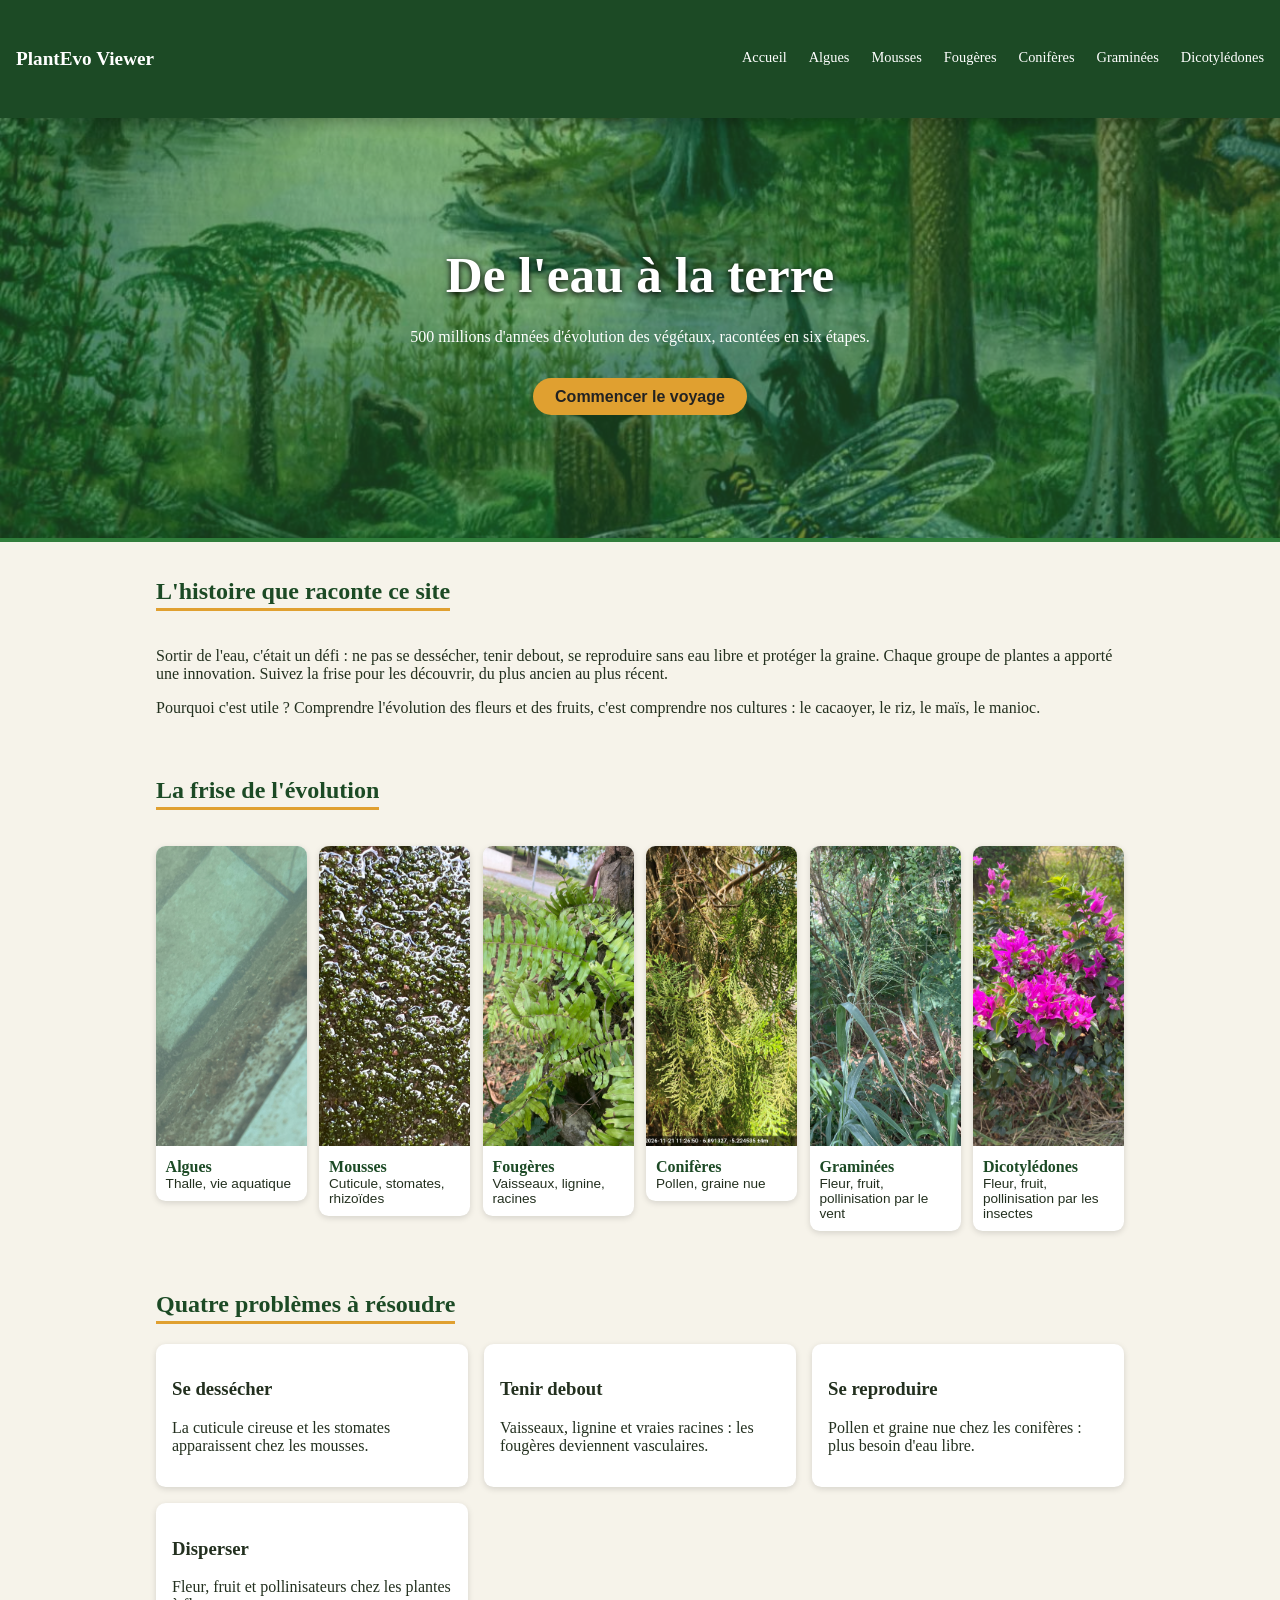
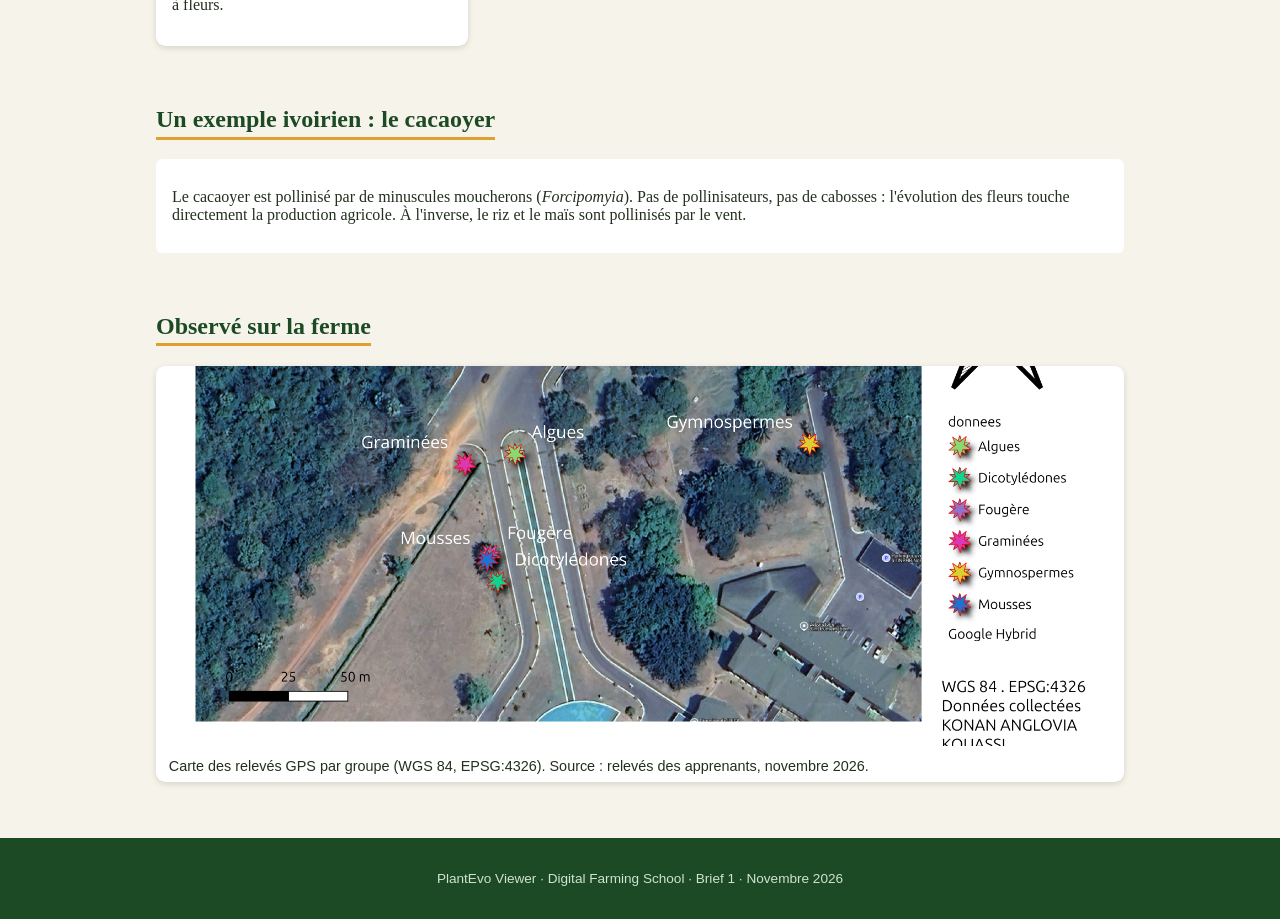
<file: index.html>
<!DOCTYPE html>
<html>
<head>
	<meta charset="utf-8">
	<meta name="viewport" content="width=device-width, initial-scale=1">
	<link rel="stylesheet" type="text/css" href="./css/style.css">
	<title></title>
</head>
<body>
	<!-- En-tête -->
  <header class="header">
    <a href="index.html" class="logo">PlantEvo Viewer</a>
    <nav class="nav">
      <a href="index.html">Accueil</a>
      <a href="algues.html">Algues</a>
      <a href="mousses.html">Mousses</a>
      <a href="fourgeres.html">Fougères</a>
      <a href="coniferes.html">Conifères</a>
      <a href="graminees.html">Graminées</a>
      <a href="dicotyledones.html">Dicotylédones</a>
    </nav>
  </header>

  <!-- Bandeau d'accueil -->
  <div class="hero">
    <img src="./images/img1.jpg" alt="Végétation" width="1200" height="800">
    <div class="texte">
      <h1>De l'eau à la terre</h1>
      <p>500 millions d'années d'évolution des végétaux, racontées en six étapes.</p>
      <a class="bouton" href="#evolution">Commencer le voyage</a>
    </div>
  </div>

  <main>
  	 <!--Section histoire  -->
    <section>
      <h2>L'histoire que raconte ce site</h2>
      <p>Sortir de l'eau, c'était un défi : ne pas se dessécher, tenir debout, se reproduire sans eau libre et protéger
        la graine.
        Chaque groupe de plantes a apporté une innovation. Suivez la frise pour les découvrir, du plus ancien au plus
        récent.</p>
      <p>Pourquoi c'est utile ? Comprendre l'évolution des fleurs et des fruits, c'est comprendre nos cultures : le
        cacaoyer, le riz, le maïs, le manioc.</p>
    </section>
    <!--section evolution -->
    <section id="evolution">
      <h2>La frise de l'évolution</h2>
      <ol class="evolution">
        <li><a href="algues.html">
            <img src="./images/img2.jpg" alt="Algues" width="400" height="300">
            <strong>Algues</strong><span>Thalle, vie aquatique</span></a></li>
        <li><a href="mousses.html">
            <img src="./images/img5.jpg" alt="Mousse" width="400" height="300">
            <strong>Mousses</strong><span>Cuticule, stomates, rhizoïdes</span></a></li>
        <li><a href="fougeres.html">
            <img src="./images/img10.jpg" alt="Fougère" width="400" height="300">
            <strong>Fougères</strong><span>Vaisseaux, lignine, racines</span></a></li>
        <li><a href="coniferes.html">
            <img src="./images/img4.jpg" alt="conifère" width="400" height="300">
            <strong>Conifères</strong><span>Pollen, graine nue</span></a></li>
        <li><a href="graminees.html">
            <img src="./images/img13.jpg" alt="Graminées" width="400" height="300">
            <strong>Graminées</strong><span>Fleur, fruit, pollinisation par le vent</span></a></li>
        <li><a href="dicotyledones.html">
            <img src="./images/img8.jpg" alt="Dicotylédones" width="400" height="300">
            <strong>Dicotylédones</strong><span>Fleur, fruit, pollinisation par les insectes</span></a></li>
      </ol>
    </section>

    <!--section probleme a resoudre-->
    <section>
      <h2>Quatre problèmes à résoudre</h2>
      <div class="cartes">
        <div class="carte">
          <h3>Se dessécher</h3>
          <p>La cuticule cireuse et les stomates apparaissent chez les mousses.</p>
        </div>
        <div class="carte">
          <h3>Tenir debout</h3>
          <p>Vaisseaux, lignine et vraies racines : les fougères deviennent vasculaires.</p>
        </div>
        <div class="carte">
          <h3>Se reproduire</h3>
          <p>Pollen et graine nue chez les conifères : plus besoin d'eau libre.</p>
        </div>
        <div class="carte">
          <h3>Disperser</h3>
          <p>Fleur, fruit et pollinisateurs chez les plantes à fleurs.</p>
        </div>
      </div>
    </section>

    <!-- section exemple -->
    <section >
      <h2>Un exemple ivoirien : le cacaoyer</h2>
      <div class="exemple">
        <p>Le cacaoyer est pollinisé par de minuscules moucherons (<em>Forcipomyia</em>). Pas de pollinisateurs, pas de
          cabosses : l'évolution des fleurs touche directement la production agricole.
          À l'inverse, le riz et le maïs sont pollinisés par le vent.</p>
      </div>
    </section>
    <!-- Carte SIG des observations -->
    <section>
      <h2>Observé sur la ferme</h2>
      <figure>
        <img src="images/TOUT.png" alt="Carte des végétaux relevés au GPS sur la ferme-école" width="1200"
          height="800">
        <figcaption>Carte des relevés GPS par groupe (WGS 84, EPSG:4326). Source : relevés des apprenants, novembre
          2026.</figcaption>
      </figure>
    </section>
  </main>

  <footer>
    <p>PlantEvo Viewer · Digital Farming School · Brief 1 · Novembre 2026</p>
  </footer>
  
</body>
</html>
</file>
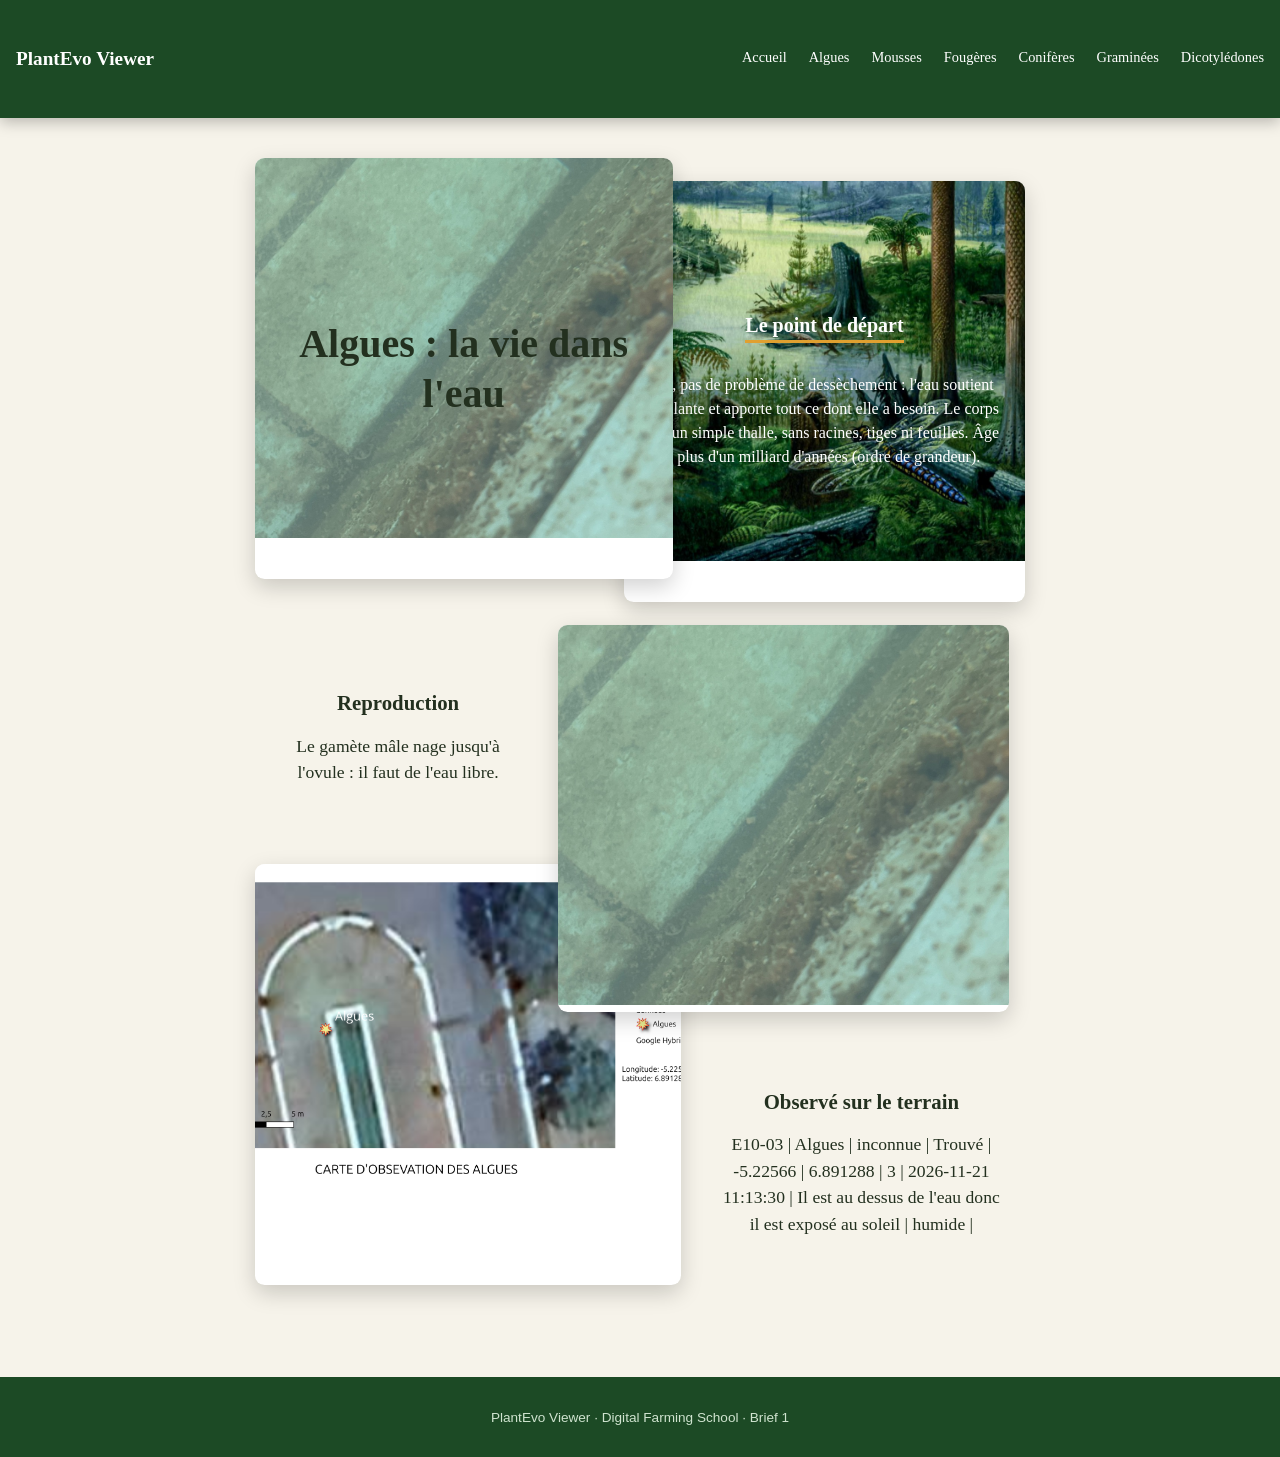
<file: algues.html>
<!DOCTYPE html>
<html>
<head>
	<meta charset="utf-8">
	<meta name="viewport" content="width=device-width, initial-scale=1">
	<title></title>
	<link rel="stylesheet" type="text/css" href="./css/style.css">
	<link rel="stylesheet" type="text/css" href="./css/groupes.css">
</head>
<body>
	<!-- En-tête -->
  <header class="header">
    <a href="index.html" class="logo">PlantEvo Viewer</a>
    <nav class="nav">
      <a href="index.html">Accueil</a>
      <a href="algues.html">Algues</a>
      <a href="mousses.html">Mousses</a>
      <a href="fourgeres.html">Fougères</a>
      <a href="coniferes.html">Conifères</a>
      <a href="graminees.html">Graminées</a>
      <a href="dicotyledones.html">Dicotylédones</a>
    </nav>
  </header>
  <main class="page">
  	<div class="scene">
  		<figure class="cadre cadrealgueparagraphe">
        <img class="photo"src="./images/img1.jpg"alt="Le point de départ">
        <div class="bloctexte">
          <h2 class="soustitre" style="color: white;">Le point de départ</h2>
          <p class="paragraphe" style="color:white;">
            Ici, pas de problème de dessèchement : l'eau soutient la plante et
            apporte tout ce dont elle a besoin. Le corps est un simple thalle,
            sans racines, tiges ni feuilles. Âge : plus d'un milliard d'années
            (ordre de grandeur).
          </p>
        </div>
      </figure>

      <figure class="cadre cadrealgue">
        <img class="photo"src="images/img2.jpg"alt="Algues : la vie dans l'eau">
        <div class="bloctexte">
          <h1 class="titreprincipal">Algues : la vie dans l'eau</h1>
        </div>
      </figure>

      <div class="textelibre textereproduction ">
        <h3 class="titrelibre">Reproduction</h3>
        <p class="paragraphelibre">Le gamète mâle nage jusqu'à l'ovule : il faut de l'eau libre.</p>
      </div>

      <figure class="cadre cadrereproduction">
        <img class="photo"src="images/img2.jpg"alt="Observé sur le terrain">
      </figure>

      <figure class="cadre cadreobservation">
        <img class="photo"src="images/ALGUE.png"alt="Reproduction des algues" style="width: 100%">
      </figure>

      <div class="textelibre texteterrain apparition apparitiondecalee">
        <h3 class="titrelibre">Observé sur le terrain</h3>
        <p class="paragraphelibre">E10-03 | Algues | inconnue | Trouvé | -5.22566 | 6.891288 | 3 | 2026-11-21 11:13:30 | Il est au dessus de l'eau donc il est exposé au soleil | humide |
</p>
      </div>


  	</div>
  </main>
  <footer><p>PlantEvo Viewer · Digital Farming School · Brief 1</p></footer>
</body>
</html>
</file>
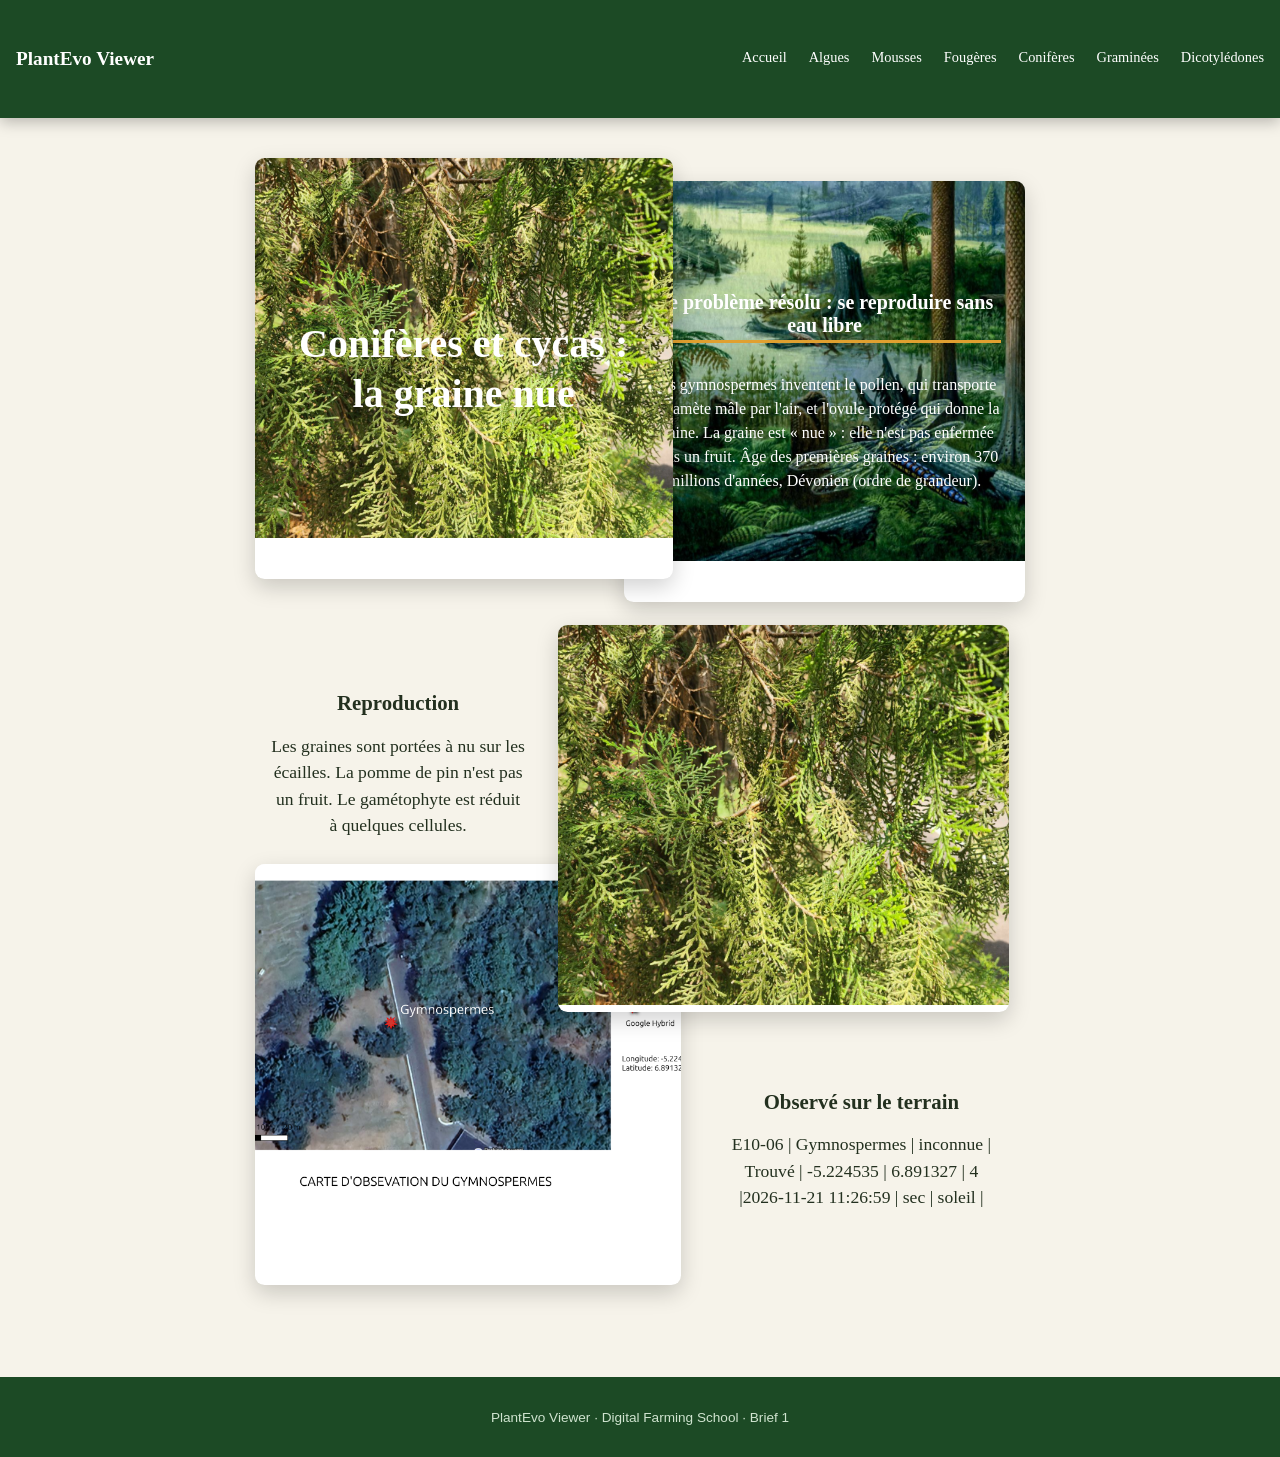
<file: coniferes.html>
<!DOCTYPE html>
<html>
<head>
	<meta charset="utf-8">
	<meta name="viewport" content="width=device-width, initial-scale=1">
	<title></title>
	<link rel="stylesheet" type="text/css" href="./css/style.css">
	<link rel="stylesheet" type="text/css" href="./css/groupes.css">
</head>
<body>
	<!-- En-tête -->
  <header class="header">
    <a href="index.html" class="logo">PlantEvo Viewer</a>
    <nav class="nav">
      <a href="index.html">Accueil</a>
      <a href="algues.html">Algues</a>
      <a href="mousses.html">Mousses</a>
      <a href="fourgeres.html">Fougères</a>
      <a href="coniferes.html">Conifères</a>
      <a href="graminees.html">Graminées</a>
      <a href="dicotyledones.html">Dicotylédones</a>
    </nav>
  </header>
  <main class="page">
  	<div class="scene">
  		<figure class="cadre cadrealgueparagraphe">
        <img class="photo"src="./images/img1.jpg"alt="Le point de départ">
        <div class="bloctexte">
          <h2 class="soustitre" style="color: white;">Le problème résolu : se reproduire sans eau libre</h2>
          <p class="paragraphe" style="color: white; font-family: 1.2rem;">
            Les gymnospermes inventent le pollen, qui transporte le gamète mâle par l'air,
            et l'ovule protégé qui donne la graine. La graine est « nue » : 
            elle n'est pas enfermée dans un fruit. Âge des premières graines : 
            environ 370 millions d'années, Dévonien (ordre de grandeur).
          </p>
        </div>
      </figure>

      <figure class="cadre cadrealgue">
        <img class="photo"src="images/img4.jpg"alt="Algues : la vie dans l'eau">
        <div class="bloctexte">
          <h1 class="titreprincipal"style="color: white;">Conifères et cycas : la graine nue</h1>
        </div>
      </figure>

      <div class="textelibre textereproduction ">
        <h3 class="titrelibre">Reproduction</h3>
        <p class="paragraphelibre">Les graines sont portées à nu sur les écailles. La pomme de pin n'est pas un fruit. Le gamétophyte est réduit à quelques cellules.</p>
      </div>

      <figure class="cadre cadrereproduction">
        <img class="photo"src="images/img4.jpg"alt="Observé sur le terrain">
      </figure>

      <figure class="cadre cadreobservation">
        <img class="photo"src="images/GYMNO.png"alt="Reproduction des algues">
      </figure>

      <div class="textelibre texteterrain apparition apparitiondecalee">
        <h3 class="titrelibre">Observé sur le terrain</h3>
        <p class="paragraphelibre">E10-06 | Gymnospermes | inconnue | Trouvé | -5.224535 | 6.891327 | 4 |2026-11-21 11:26:59 | sec |  soleil |
</p>
      </div>


  	</div>
  </main>
  <footer><p>PlantEvo Viewer · Digital Farming School · Brief 1</p></footer>
</body>
</html>
</file>
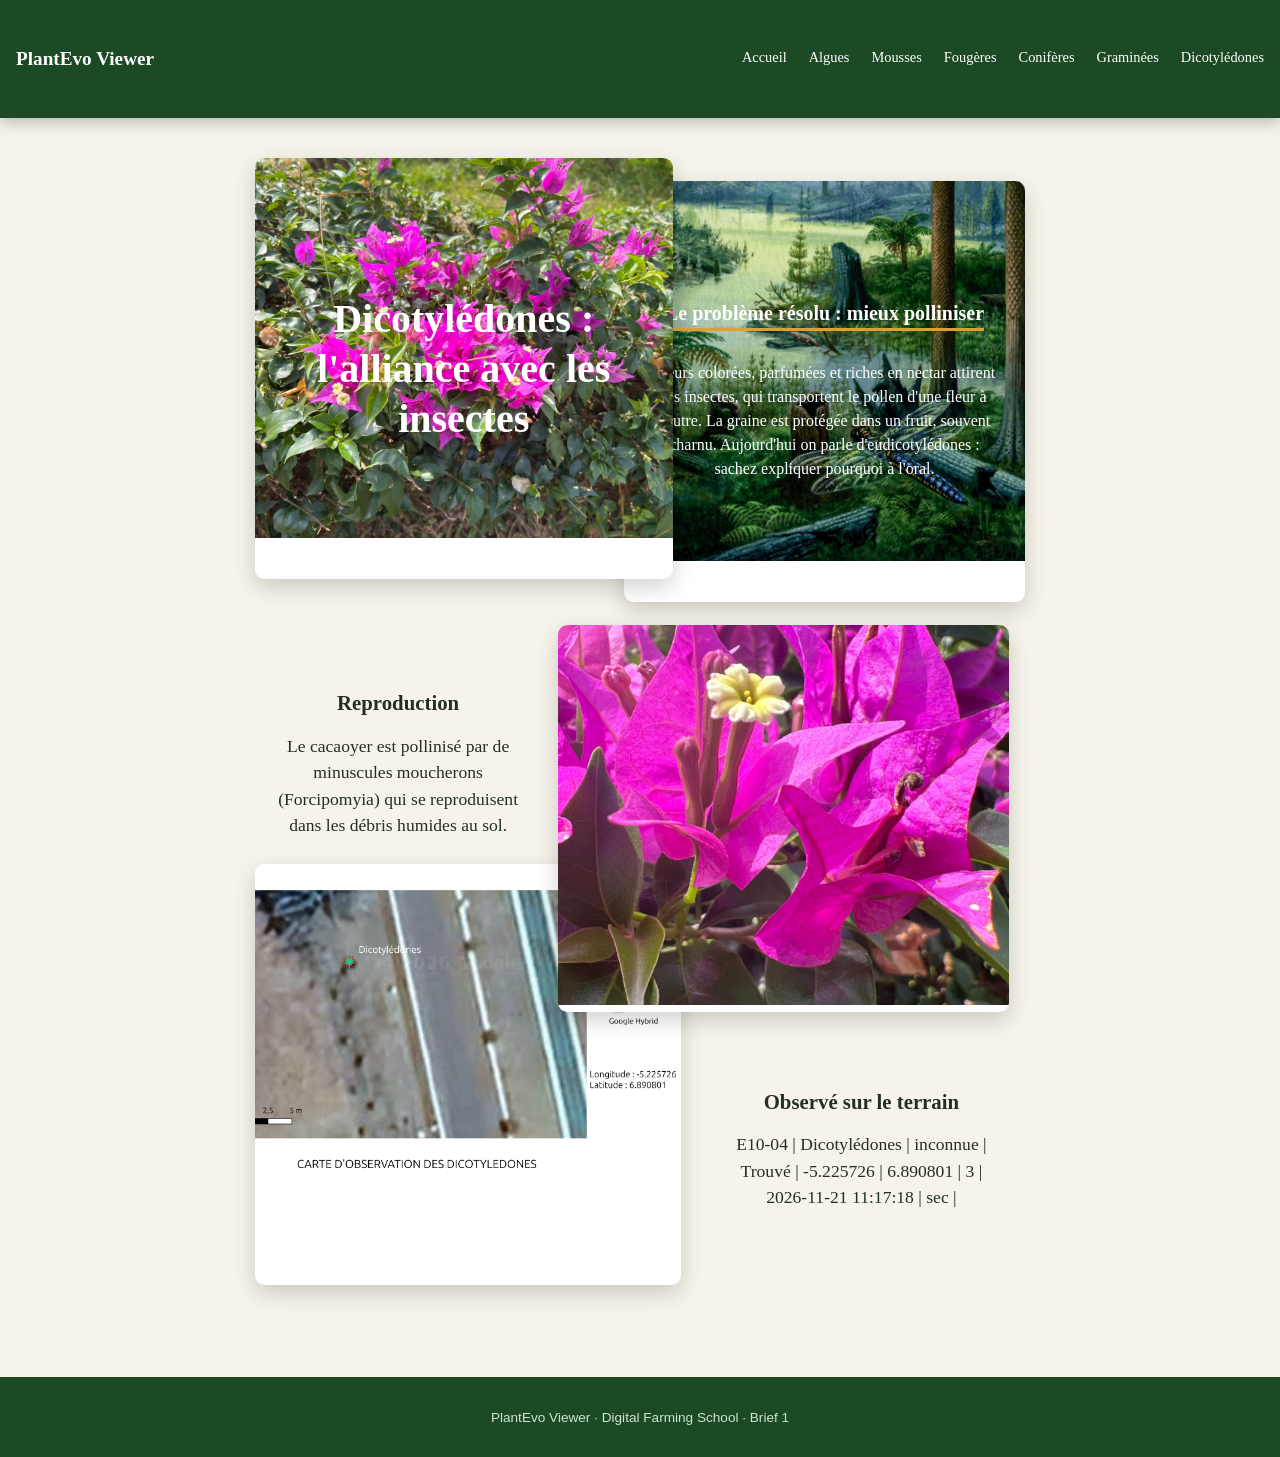
<file: dicotyledones.html>
<!DOCTYPE html>
<html>
<head>
	<meta charset="utf-8">
	<meta name="viewport" content="width=device-width, initial-scale=1">
	<title></title>
	<link rel="stylesheet" type="text/css" href="./css/style.css">
	<link rel="stylesheet" type="text/css" href="./css/groupes.css">
</head>
<body>
	<!-- En-tête -->
  <header class="header">
    <a href="index.html" class="logo">PlantEvo Viewer</a>
    <nav class="nav">
      <a href="index.html">Accueil</a>
      <a href="algues.html">Algues</a>
      <a href="mousses.html">Mousses</a>
      <a href="fourgeres.html">Fougères</a>
      <a href="coniferes.html">Conifères</a>
      <a href="graminees.html">Graminées</a>
      <a href="dicotyledones.html">Dicotylédones</a>
    </nav>
  </header>
  <main class="page">
  	<div class="scene">
  		<figure class="cadre cadrealgueparagraphe">
        <img class="photo"src="./images/img1.jpg"alt="Le point de départ">
        <div class="bloctexte">
          <h2 class="soustitre" style="color: white;">Le problème résolu : mieux polliniser</h2>
          <p class="paragraphe" style="color: white;">
            Fleurs colorées, parfumées et riches en nectar attirent les insectes, qui 
            transportent le pollen d'une fleur à l'autre. La graine est protégée dans un fruit, souvent charnu. 
            Aujourd'hui on parle d'eudicotylédones : sachez expliquer pourquoi à l'oral.
          </p>
        </div>
      </figure>

      <figure class="cadre cadrealgue">
        <img class="photo"src="images/img8.jpg"alt="Algues : la vie dans l'eau">
        <div class="bloctexte">
          <h1 class="titreprincipal" style="color: white;">Dicotylédones : l'alliance avec les insectes</h1>
        </div>
      </figure>

      <div class="textelibre textereproduction ">
        <h3 class="titrelibre">Reproduction</h3>
        <p class="paragraphelibre">Le cacaoyer est pollinisé par de minuscules moucherons (Forcipomyia) qui se reproduisent dans les débris humides au sol.</p>
      </div>

      <figure class="cadre cadrereproduction">
        <img class="photo"src="images/img7.jpg"alt="Observé sur le terrain">
      </figure>

      <figure class="cadre cadreobservation">
        <img class="photo"src="images/DICO.png"alt="Reproduction des algues">
      </figure>

      <div class="textelibre texteterrain apparition apparitiondecalee">
        <h3 class="titrelibre">Observé sur le terrain</h3>
        <p class="paragraphelibre">E10-04 | Dicotylédones | inconnue | Trouvé | -5.225726 | 6.890801 | 3 | 2026-11-21 11:17:18 | sec |
</p>
      </div>


  	</div>
  </main>
  <footer><p>PlantEvo Viewer · Digital Farming School · Brief 1</p></footer>
</body>
</html>
</file>
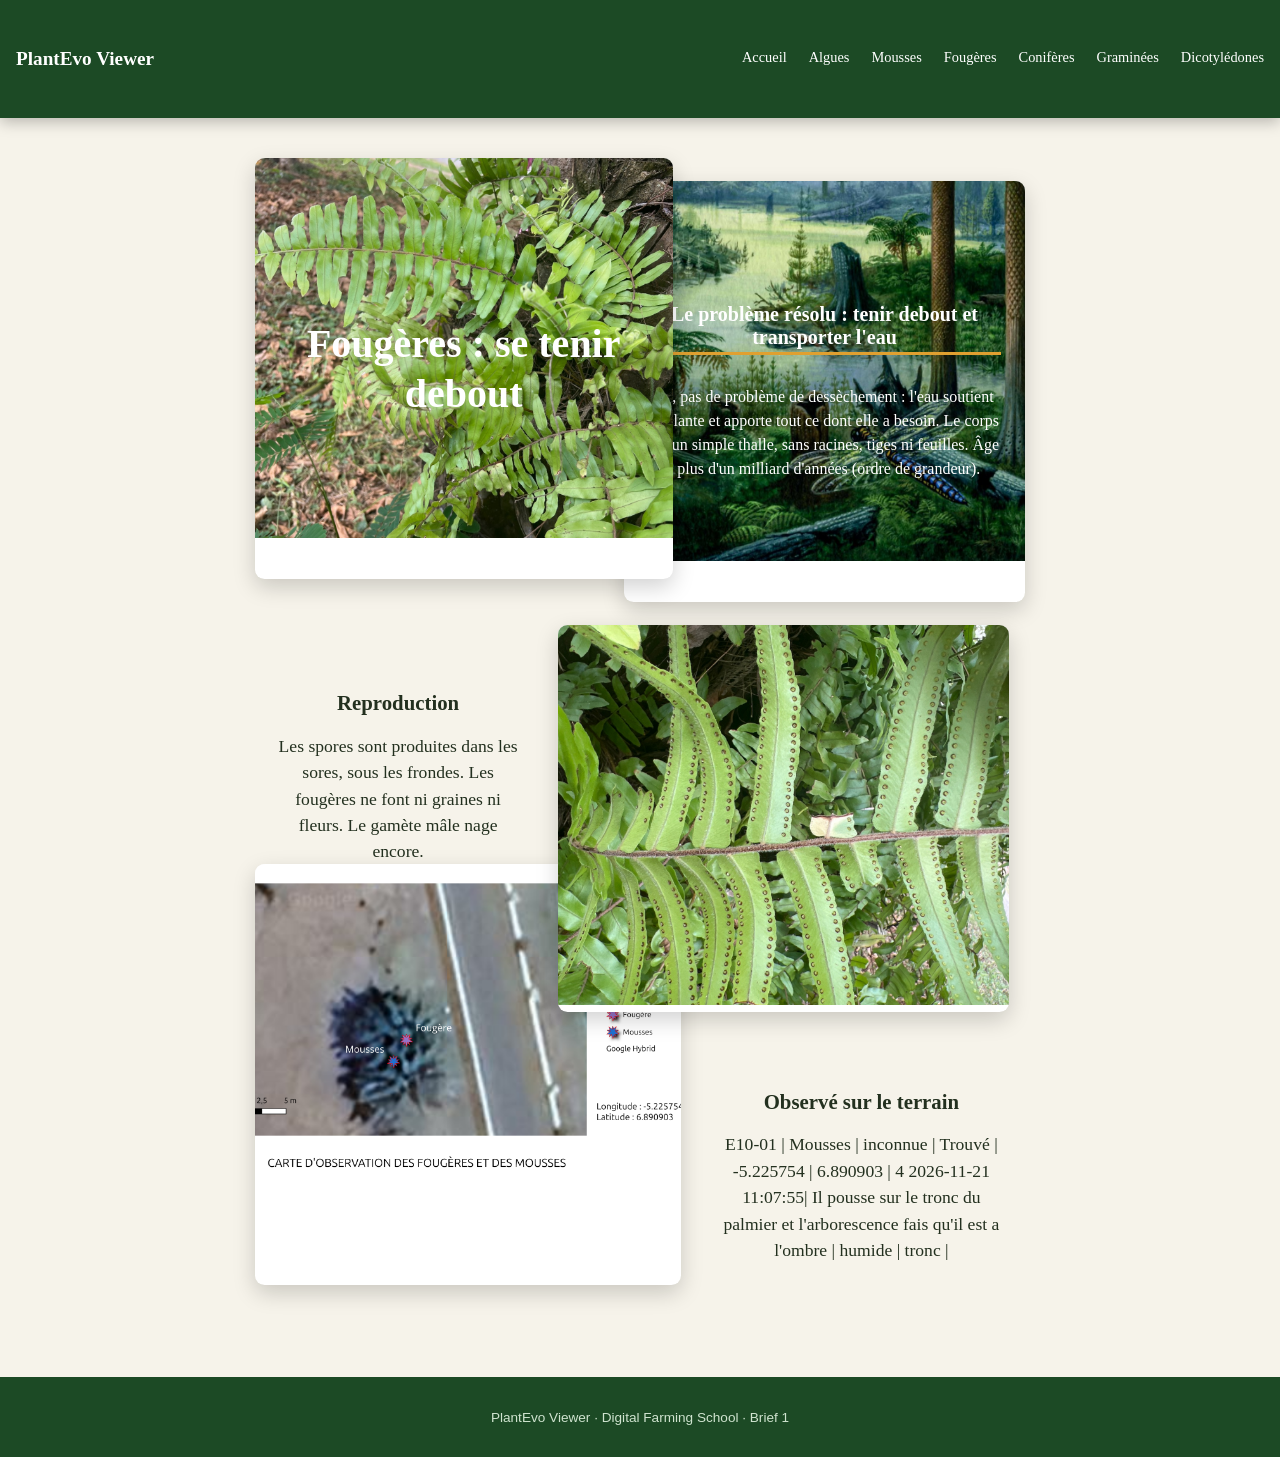
<file: fourgeres.html>
<!DOCTYPE html>
<html>
<head>
	<meta charset="utf-8">
	<meta name="viewport" content="width=device-width, initial-scale=1">
	<title></title>
	<link rel="stylesheet" type="text/css" href="./css/style.css">
	<link rel="stylesheet" type="text/css" href="./css/groupes.css">
</head>
<body>
	<!-- En-tête -->
  <header class="header">
    <a href="index.html" class="logo">PlantEvo Viewer</a>
    <nav class="nav">
      <a href="index.html">Accueil</a>
      <a href="algues.html">Algues</a>
      <a href="mousses.html">Mousses</a>
      <a href="fourgeres.html">Fougères</a>
      <a href="coniferes.html">Conifères</a>
      <a href="graminees.html">Graminées</a>
      <a href="dicotyledones.html">Dicotylédones</a>
    </nav>
  </header>
  <main class="page">
  	<div class="scene">
  		<figure class="cadre cadrealgueparagraphe">
        <img class="photo"src="./images/img1.jpg"alt="Le point de départ">
        <div class="bloctexte">
          <h2 class="soustitre" style="color:white;">Le problème résolu : tenir debout et transporter l'eau</h2>
          <p class="paragraphe" style="color:white;">
            Ici, pas de problème de dessèchement : l'eau soutient la plante et
            apporte tout ce dont elle a besoin. Le corps est un simple thalle,
            sans racines, tiges ni feuilles. Âge : plus d'un milliard d'années
            (ordre de grandeur).
          </p>
        </div>
      </figure>

      <figure class="cadre cadrealgue">
        <img class="photo"src="images/img10.jpg"alt="Algues : la vie dans l'eau">
        <div class="bloctexte">
          <h1 class="titreprincipal" style="color: white;">Fougères : se tenir debout</h1>
        </div>
      </figure>

      <div class="textelibre textereproduction ">
        <h3 class="titrelibre">Reproduction</h3>
        <p class="paragraphelibre">Les spores sont produites dans les sores, sous les frondes. Les fougères ne font ni graines ni fleurs. Le gamète mâle nage encore.</p>
      </div>

      <figure class="cadre cadrereproduction">
        <img class="photo"src="images/img9.jpg"alt="Observé sur le terrain">
      </figure>

      <figure class="cadre cadreobservation">
        <img class="photo"src="images/fourg.png"alt="Reproduction des algues">
      </figure>

      <div class="textelibre texteterrain apparition apparitiondecalee">
        <h3 class="titrelibre">Observé sur le terrain</h3>
        <p class="paragraphelibre">E10-01 | Mousses | inconnue | Trouvé | -5.225754 | 6.890903 | 4 2026-11-21 11:07:55| Il pousse sur le tronc du palmier et l'arborescence fais qu'il est a l'ombre | humide |  tronc |
</p>

      </div>

  	</div>
  </main>
  <footer><p>PlantEvo Viewer · Digital Farming School · Brief 1</p></footer>
</body>
</html>
</file>
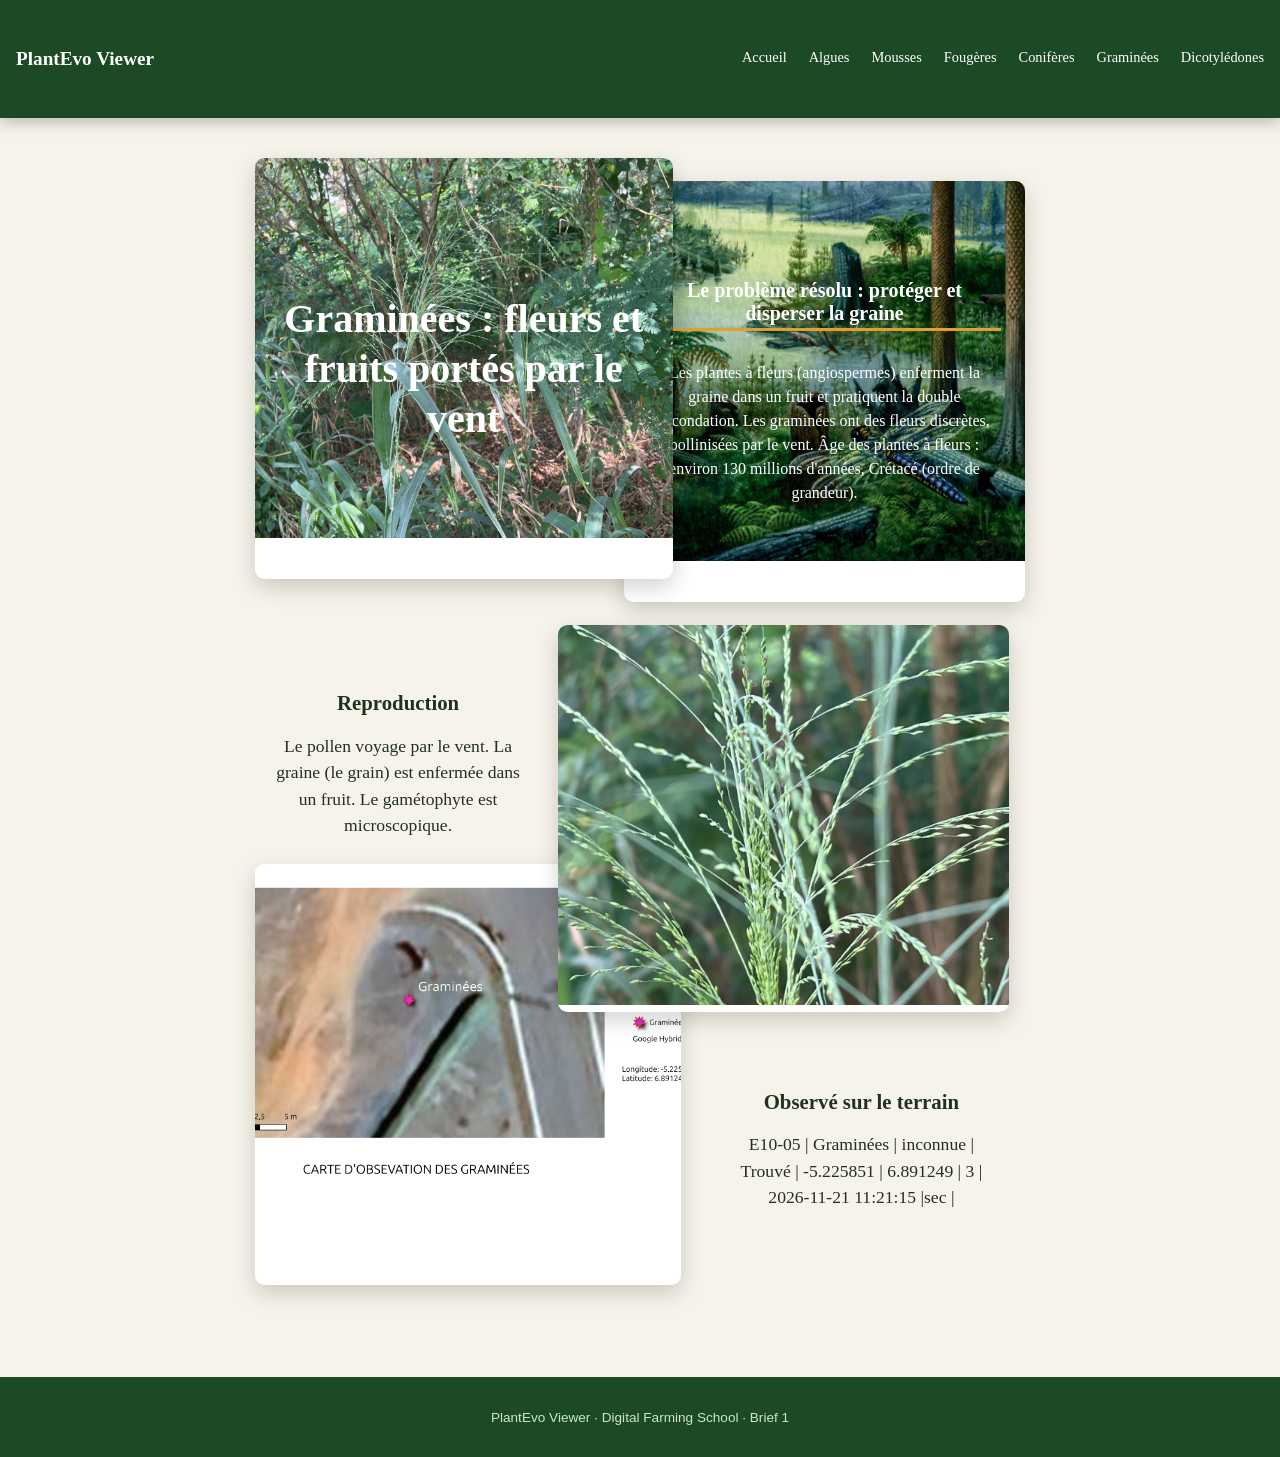
<file: graminees.html>
<!DOCTYPE html>
<html>
<head>
	<meta charset="utf-8">
	<meta name="viewport" content="width=device-width, initial-scale=1">
	<title></title>
	<link rel="stylesheet" type="text/css" href="./css/style.css">
	<link rel="stylesheet" type="text/css" href="./css/groupes.css">
</head>
<body>
	<!-- En-tête -->
  <header class="header">
    <a href="index.html" class="logo">PlantEvo Viewer</a>
    <nav class="nav">
      <a href="index.html">Accueil</a>
      <a href="algues.html">Algues</a>
      <a href="mousses.html">Mousses</a>
      <a href="fourgeres.html">Fougères</a>
      <a href="coniferes.html">Conifères</a>
      <a href="graminees.html">Graminées</a>
      <a href="dicotyledones.html">Dicotylédones</a>
    </nav>
  </header>
  <main class="page">
  	<div class="scene">
  		<figure class="cadre cadrealgueparagraphe">
        <img class="photo"src="./images/img1.jpg"alt="Le point de départ">
        <div class="bloctexte">
          <h2 class="soustitre" style="color: white;">Le problème résolu : protéger et disperser la graine</h2>
          <p class="paragraphe" style="color: white;">
            Les plantes à fleurs (angiospermes) enferment la graine dans un fruit et pratiquent la double fécondation. 
            Les graminées ont des fleurs discrètes, pollinisées par le vent. Âge des plantes à fleurs : 
            environ 130 millions d'années, Crétacé (ordre de grandeur).
          </p>
        </div>
      </figure>

      <figure class="cadre cadrealgue">
        <img class="photo"src="images/img13.jpg"alt="Algues : la vie dans l'eau">
        <div class="bloctexte">
          <h1 class="titreprincipal"style="color: white;">Graminées : fleurs et fruits portés par le vent</h1>
        </div>
      </figure>

      <div class="textelibre textereproduction ">
        <h3 class="titrelibre">Reproduction</h3>
        <p class="paragraphelibre">Le pollen voyage par le vent. La graine (le grain) est enfermée dans un fruit. Le gamétophyte est microscopique.</p>
      </div>

      <figure class="cadre cadrereproduction">
        <img class="photo"src="images/img12.jpg"alt="Observé sur le terrain">
      </figure>

      <figure class="cadre cadreobservation">
        <img class="photo"src="images/GRAMI.png"alt="Reproduction des algues">
      </figure>

      <div class="textelibre texteterrain apparition apparitiondecalee">
        <h3 class="titrelibre">Observé sur le terrain</h3>
        <p class="paragraphelibre">E10-05 | Graminées | inconnue | Trouvé | -5.225851 | 6.891249 | 3 | 2026-11-21 11:21:15 |sec |
</p>
      </div>


  	</div>
  </main>
  <footer><p>PlantEvo Viewer · Digital Farming School · Brief 1</p></footer>
</body>
</html>
</file>
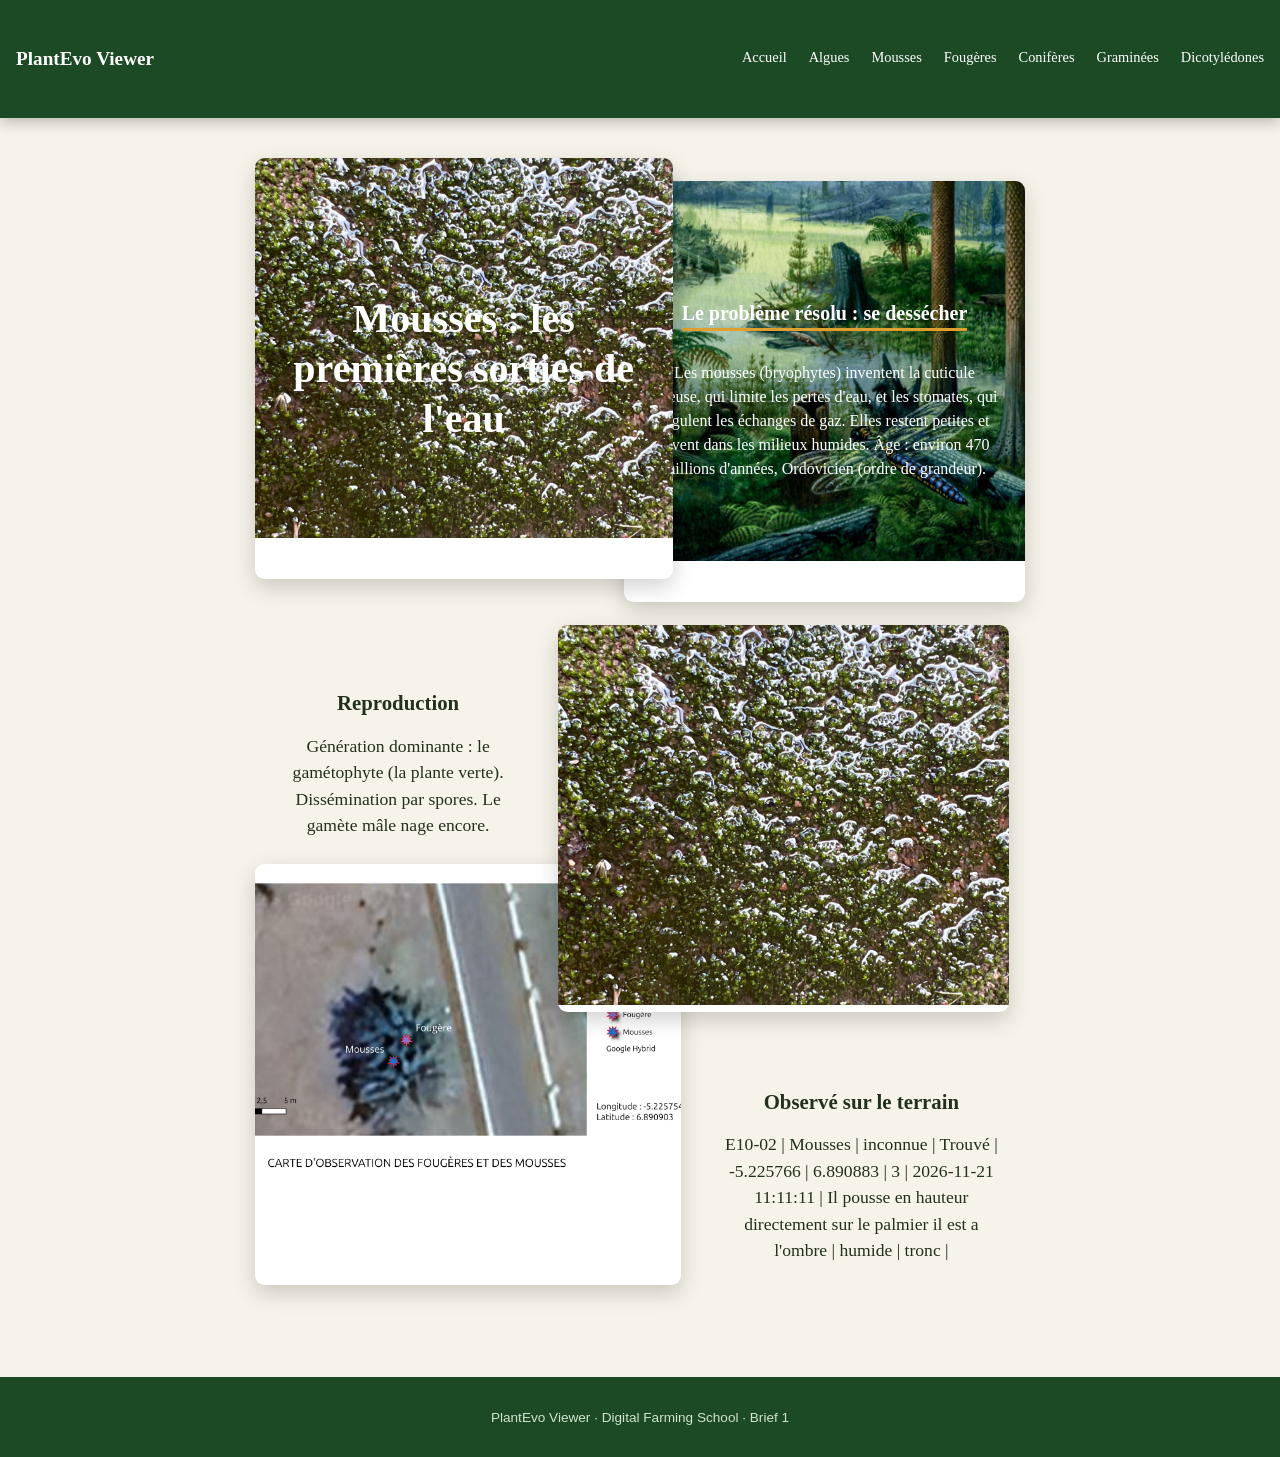
<file: mousses.html>
<!DOCTYPE html>
<html>
<head>
	<meta charset="utf-8">
	<meta name="viewport" content="width=device-width, initial-scale=1">
	<title></title>
	<link rel="stylesheet" type="text/css" href="./css/style.css">
	<link rel="stylesheet" type="text/css" href="./css/groupes.css">
</head>
<body>
	<!-- En-tête -->
  <header class="header">
    <a href="index.html" class="logo">PlantEvo Viewer</a>
    <nav class="nav">
      <a href="index.html">Accueil</a>
      <a href="algues.html">Algues</a>
      <a href="mousses.html">Mousses</a>
      <a href="fourgeres.html">Fougères</a>
      <a href="coniferes.html">Conifères</a>
      <a href="graminees.html">Graminées</a>
      <a href="dicotyledones.html">Dicotylédones</a>
    </nav>
  </header>
  <main class="page">
  	<div class="scene">
  		<figure class="cadre cadrealgueparagraphe">
        <img class="photo"src="./images/img1.jpg"alt="Le point de départ">
        <div class="bloctexte">
          <h2 class="soustitre" style="color: white;">Le problème résolu : se dessécher</h2>
          <p class="paragraphe"style="color: white;">
            Les mousses (bryophytes) inventent la cuticule cireuse, 
            qui limite les pertes d'eau, et les stomates, qui régulent les échanges de gaz. 
            Elles restent petites et vivent dans les milieux humides. 
            Âge : environ 470 millions d'années, Ordovicien (ordre de grandeur).
          </p>
        </div>
      </figure>

      <figure class="cadre cadrealgue">
        <img class="photo"src="images/img5.jpg"alt="Algues : la vie dans l'eau">
        <div class="bloctexte">
          <h1 class="titreprincipal"style="color: white;">Mousses : les premières sorties de l'eau</h1>
        </div>
      </figure>

      <div class="textelibre textereproduction ">
        <h3 class="titrelibre">Reproduction</h3>
        <p class="paragraphelibre">Génération dominante : le gamétophyte (la plante verte). Dissémination par spores. Le gamète mâle nage encore.</p>
      </div>

      <figure class="cadre cadrereproduction">
        <img class="photo"src="images/img5.jpg"alt="Observé sur le terrain">
      </figure>

      <figure class="cadre cadreobservation">
        <img class="photo"src="images/fourg.png"alt="Reproduction des algues">
      </figure>

      <div class="textelibre texteterrain apparition apparitiondecalee">
        <h3 class="titrelibre">Observé sur le terrain</h3>
        <p class="paragraphelibre">E10-02 | Mousses | inconnue | Trouvé | -5.225766 | 6.890883 | 3 | 2026-11-21 11:11:11 |  Il pousse en hauteur directement sur le palmier il est a l'ombre | humide  | tronc |
</p>
      </div>


  	</div>
  </main>
  <footer><p>PlantEvo Viewer · Digital Farming School · Brief 1</p></footer>
</body>
</html>
</file>
<file: css/style.css>
:root {
    --vert: #2f7d3b;
    --vert-fonce: #1c4a25;
    --creme: #f6f3ea;
    --or: #e0a030;
    --texte: #23301f
}

* {
    box-sizing: border-box
}

body {
    margin: 0;
    color: var(--texte);
    background: var(--creme);
    min-height: 100vh;
    background-attachment: fixed;
}

/* header */
.header {
  position: sticky;
  top: 0;
  z-index: 100;
  display: flex;
  align-items: center;
  justify-content: space-between;
  padding: 3rem 1rem;
  background: var(--vert-fonce);
  box-shadow: 0 4px 14px rgba(0, 0, 0, .25);
}
.logo { 
    color: #fff; 
    font-weight: 700; 
    font-size: 1.2rem; 
    text-decoration: none; }
.nav { 
    display: 
    flex; 
    gap: 1.375rem; 
}
.nav a {
  position: relative;
  color: #fff;
  font-size: .9rem;
  text-decoration: none;
  padding-bottom: 0.1875rem;
}
.nav a::after {
  content: "";
  position: absolute; left: 0; bottom: 0;
  width: 0; height: 2px;
  background: var(--or);
  transition: width .3s ease;
}
.nav a:hover::after { width: 100%; }

/* Bandeau d'accueil */

.hero {
    position: relative;
    color: #fff;
    text-align: center;
    background: var(--vert)
}

.hero img {
    width: 100%;
    max-height: 420px;
    object-fit: cover;
    opacity: .55
}

.hero .texte {
    position: absolute;
    inset: 0;
    display: flex;
    flex-direction: column;
    justify-content: center;
    align-items: center;
    padding: 1rem
}

.hero h1 {
    font-size: clamp(1.8rem, 5vw, 3.2rem);
    margin: 0 0 .5rem;
    text-shadow: 0 2px 6px #000
}

.bouton {
    display: inline-block;
    margin-top: 1rem;
    padding: .6rem 1.4rem;
    background: var(--or);
    color: #222;
    text-decoration: none;
    font-family: Arial, sans-serif;
    font-weight: bold;
    border-radius: 2rem
}

/* section histoire  */

main {
    max-width: 1000px;
    margin: 0 auto;
    padding: 1rem 1rem
}

section {
    margin-bottom: 2.5rem
}

h2 {
    color: var(--vert-fonce);
    border-bottom: 3px solid var(--or);
    display: inline-block;
    padding-bottom: .2rem
}

/*section evolution*/

.evolution {
    list-style: none;
    margin: 1rem 0;
    padding: 0;
    display: grid;
    grid-template-columns: repeat(auto-fit, minmax(150px, 1fr));
    gap: .8rem
}

.evolution a {
    display: block;
    background: #fff;
    border-radius: .6rem;
    overflow: hidden;
    text-decoration: none;
    color: var(--texte);
    box-shadow: 0 2px 6px #0002
}

.evolution a:hover {
    transform: translateY(-3px)
}

.evolution img {
    width: 100%;
    aspect-ratio: 4/3;
    object-fit: cover
}

.evolution strong {
    display: block;
    padding: .5rem .6rem 0;
    color: var(--vert-fonce)
}

.evolution span {
    display: block;
    padding: 0 .6rem .6rem;
    font-size: .85rem;
    font-family: Arial, sans-serif
}

 /*section probleme a resoudre*/

 .cartes {
    display: grid;
    grid-template-columns: repeat(auto-fit, minmax(240px, 1fr));
    gap: 1rem
}

.carte {
    background: #fff;
    border-radius: .6rem;
    padding: 1rem;
    box-shadow: 0 2px 6px #0002
}

/* section exemple */

.exemple {
    background: #fff;
    padding: .8rem 1rem;
    border-radius: .4rem
}

figure {
    margin: 0;
    background: #fff;
    border-radius: .6rem;
    overflow: hidden;
    box-shadow: 0 2px 6px #0002
}

figure img {
    width: 100%;
    max-height: 380px;
    object-fit: cover
}

figcaption {
    padding: .5rem .8rem;
    font-size: .9rem;
    font-family: Arial, sans-serif
}

footer {
    background: var(--vert-fonce);
    color: #cfe3cf;
    text-align: center;
    padding: 1.2rem 1rem;
    font-family: Arial, sans-serif;
    font-size: .85rem
}

footer a {
    color: #fff
}
</file>
<file: css/groupes.css>
.page { 
  padding: 2.5rem 1.25rem 5rem; 
}

.scene {
  position: relative;
  width: 100%;
  max-width: 51.25rem;            
  margin: 0 auto;
  aspect-ratio: 360 / 500;        
  container-type: inline-size;   
}
/*modelisation des cadre*/
.cadre {
  position: absolute;
  overflow: hidden;
  cursor: pointer;
  box-shadow: 0 8px 22px rgba(0, 0, 0, .18);
  transition: transform .4s ease, box-shadow .4s ease;
}

.cadrealgueparagraphe{
  left: 48%;  
  top: 2%;
  width: 49%; height: 37%;
  z-index: 1; 
}

.cadrealgue{
  left: 3%;   top: 0%;
  width: 51%; height: 37%;
  z-index: 2; 
}

.cadrereproduction{
  left: 40%;  top: 41%;
  width: 55%; height: 34%;
  z-index: 2;
}

.cadreobservation{
  left: 3%;   top: 62%;
  width: 52%; height: 37%;
  z-index: 1;
}

/*modelisation des photo*/
.photo {
  position: absolute; inset: 0;
  width: 100%; height: 100%;
  object-fit: cover;
  transition: transform .5s ease, filter .5s ease, opacity .3s;
}
/*modelisation des textes*/
.bloctexte {
  position: relative;
  z-index: 2;
  height: 100%;
  display: flex;
  flex-direction: column;
  justify-content: center;
  align-items: center;
  text-align: center;
  padding: 6%;
}

.titreprincipal { 
  font-size: clamp(1.1rem,  6.6cqw, 2.5rem);  
  line-height: 1.25; 
}
.soustitre      { 
  font-size: clamp(0.7rem,  3.4cqw, 1.25rem); 
  margin-bottom: 4%; 
}
.paragraphe     { 
  font-size: clamp(0.55rem, 2.5cqw, 1rem);    
  line-height: 1.5; 
}
.textelibre {
  position: absolute;
  z-index: 1;
  text-align: center;
}
.titrelibre     { 
  font-size: clamp(0.75rem, 3.2cqw, 1.3rem); 
  margin-bottom: 3%; 
}
.paragraphelibre { 
  font-size: clamp(0.65rem, 2.7cqw, 1.1rem); 
  line-height: 1.5; 
}

.textereproduction { 
  left: 5%;  
  top: 45%; 
  width: 31%; 
}
.texteterrain { 
  left: 60%; 
  top: 80%; 
  width: 34%; 
}

/*modelisation des effet sur les cadre*/
.cadre:hover {
  z-index: 10;
  transform: translateY(-6px) scale(1.03);
  box-shadow: 0 22px 40px rgba(0, 0, 0, .35);
}
.cadre:hover .photo {
  transform: scale(1.1);
  filter: blur(1.5px) brightness(.85);
}

.cadrealgue:hover .photo,
.cadrealgueparagraphe:hover .photo { filter: none; }
.cadrereproduction:hover .photo,
.cadreobservation:hover .photo { filter: none; }

@keyframes monter {
  from { opacity: 0; translate: 0 40px; }
  to   { opacity: 1; translate: 0 0; }
}

.apparition { animation: monter .8s ease both; }
.apparitiondecalee { animation-delay: .2s; }
/*media*/

@media (max-width: 43.75em) {
  .entete { flex-direction: column; gap: 0.625rem; padding: 0.875rem 1rem; }
  .navigation { flex-wrap: wrap; justify-content: center; gap: 0.75rem; }
  .page { padding: 1.5rem 0.75rem 3.75rem; }

/* pas de survol au doigt : le calque reste visible */
  .survol { opacity: 1; transform: none; }
}

@media (prefers-reduced-motion: reduce) {
  * { transition: none !important; animation: none !important; }
}
</file>
